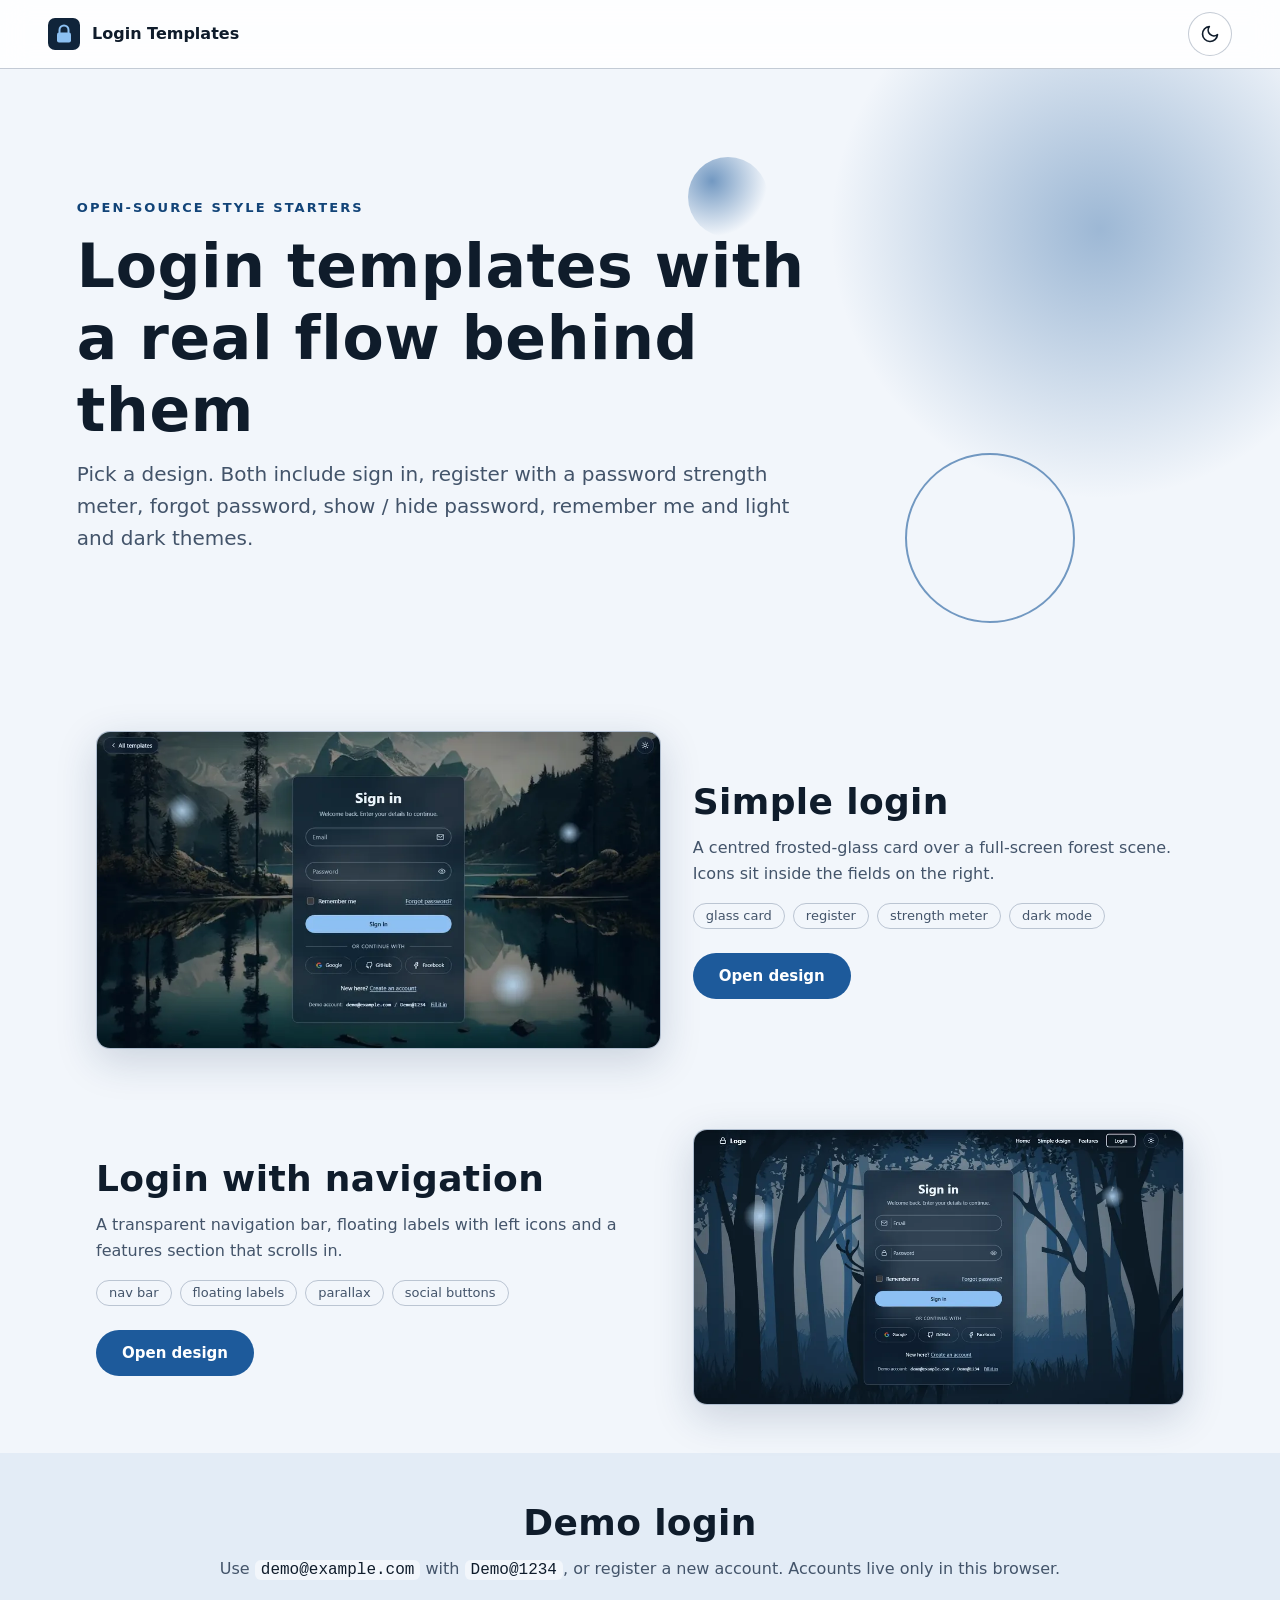
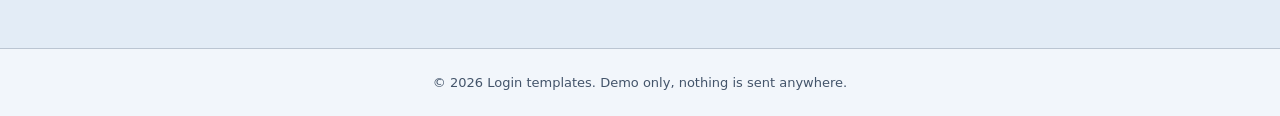
<file: index.html>
<!DOCTYPE html>
<html lang="en" data-theme="dark">
<head>
  <meta charset="UTF-8">
  <meta name="viewport" content="width=device-width, initial-scale=1">
  <title>Login Templates - Gallery</title>
  <meta name="description" content="Two glass-style login templates with a full demo auth flow: sign in, register with password strength meter, forgot password, dark mode.">
  <meta name="theme-color" content="#0b1622">
  <meta property="og:type" content="website">
  <meta property="og:title" content="Login Templates - Gallery">
  <meta property="og:description" content="Two login designs with a complete demo auth flow.">
  <meta property="og:image" content="assets/img/design-simple.webp">
  <meta name="twitter:card" content="summary_large_image">
  <link rel="icon" type="image/svg+xml" href="assets/img/favicon.svg">
  <script>
    (function () {
      try {
        var t = localStorage.getItem('lt.theme');
        if (!t) t = window.matchMedia('(prefers-color-scheme: light)').matches ? 'light' : 'dark';
        document.documentElement.setAttribute('data-theme', t);
      } catch (e) { /* default theme */ }
    })();
  </script>
  <link rel="stylesheet" href="assets/css/base.css">
  <link rel="stylesheet" href="assets/css/gallery.css">
</head>
<body>
  <a class="skip-link" href="#main">Skip to main content</a>

  <header class="nav">
    <a class="brand" href="index.html">
      <img src="assets/img/favicon.svg" width="32" height="32" alt="">
      <span>Login Templates</span>
    </a>
    <button type="button" class="icon-btn theme-toggle" data-theme-toggle aria-label="Switch theme" aria-pressed="true">
      <svg class="i-sun" viewBox="0 0 24 24" aria-hidden="true"><circle cx="12" cy="12" r="4"/><path d="M12 2v2M12 20v2M4.9 4.9l1.4 1.4M17.7 17.7l1.4 1.4M2 12h2M20 12h2M4.9 19.1l1.4-1.4M17.7 6.3l1.4-1.4"/></svg>
      <svg class="i-moon" viewBox="0 0 24 24" aria-hidden="true"><path d="M21 12.8A9 9 0 1 1 11.2 3a7 7 0 0 0 9.8 9.8z"/></svg>
    </button>
  </header>

  <main id="main">
    <section class="hero">
      <div class="layer a" data-parallax="0.3" aria-hidden="true"><span></span></div>
      <div class="layer b" data-parallax="-0.15" aria-hidden="true"><span class="float"></span></div>
      <div class="layer c" data-parallax="0.1" aria-hidden="true"><span class="float slow"></span></div>
      <div class="hero-text">
        <p class="eyebrow" data-reveal>Open-source style starters</p>
        <h1 data-reveal data-reveal-delay="80">Login templates with a real flow behind them</h1>
        <p class="lead" data-reveal data-reveal-delay="160">Pick a design. Both include sign in, register with a password strength meter, forgot password, show / hide password, remember me and light and dark themes.</p>
      </div>
    </section>

    <section class="gallery" aria-labelledby="g-title">
      <h2 id="g-title" class="sr-only">Designs</h2>
      <article class="design" data-reveal>
        <a class="shot" href="login/login.html" tabindex="-1" aria-hidden="true"><img src="assets/img/design-simple.webp" width="960" height="540" alt="" loading="lazy"></a>
        <div class="body">
          <h3>Simple login</h3>
          <p>A centred frosted-glass card over a full-screen forest scene. Icons sit inside the fields on the right.</p>
          <ul class="tags"><li>glass card</li><li>register</li><li>strength meter</li><li>dark mode</li></ul>
          <a class="btn" href="login/login.html">Open design</a>
        </div>
      </article>
      <article class="design reverse" data-reveal>
        <a class="shot" href="border%20login/login.html" tabindex="-1" aria-hidden="true"><img src="assets/img/design-nav.webp" width="960" height="540" alt="" loading="lazy"></a>
        <div class="body">
          <h3>Login with navigation</h3>
          <p>A transparent navigation bar, floating labels with left icons and a features section that scrolls in.</p>
          <ul class="tags"><li>nav bar</li><li>floating labels</li><li>parallax</li><li>social buttons</li></ul>
          <a class="btn" href="border%20login/login.html">Open design</a>
        </div>
      </article>
    </section>

    <section class="demo" aria-labelledby="demo-title">
      <h2 id="demo-title" data-reveal>Demo login</h2>
      <p data-reveal data-reveal-delay="80">Use <code>demo@example.com</code> with <code>Demo@1234</code>, or register a new account. Accounts live only in this browser.</p>
    </section>
  </main>

  <footer class="footer"><p>&copy; 2026 Login templates. Demo only, nothing is sent anywhere.</p></footer>

  <script src="assets/js/ui.js"></script>
  <script src="assets/js/parallax.js"></script>
</body>
</html>
</file>
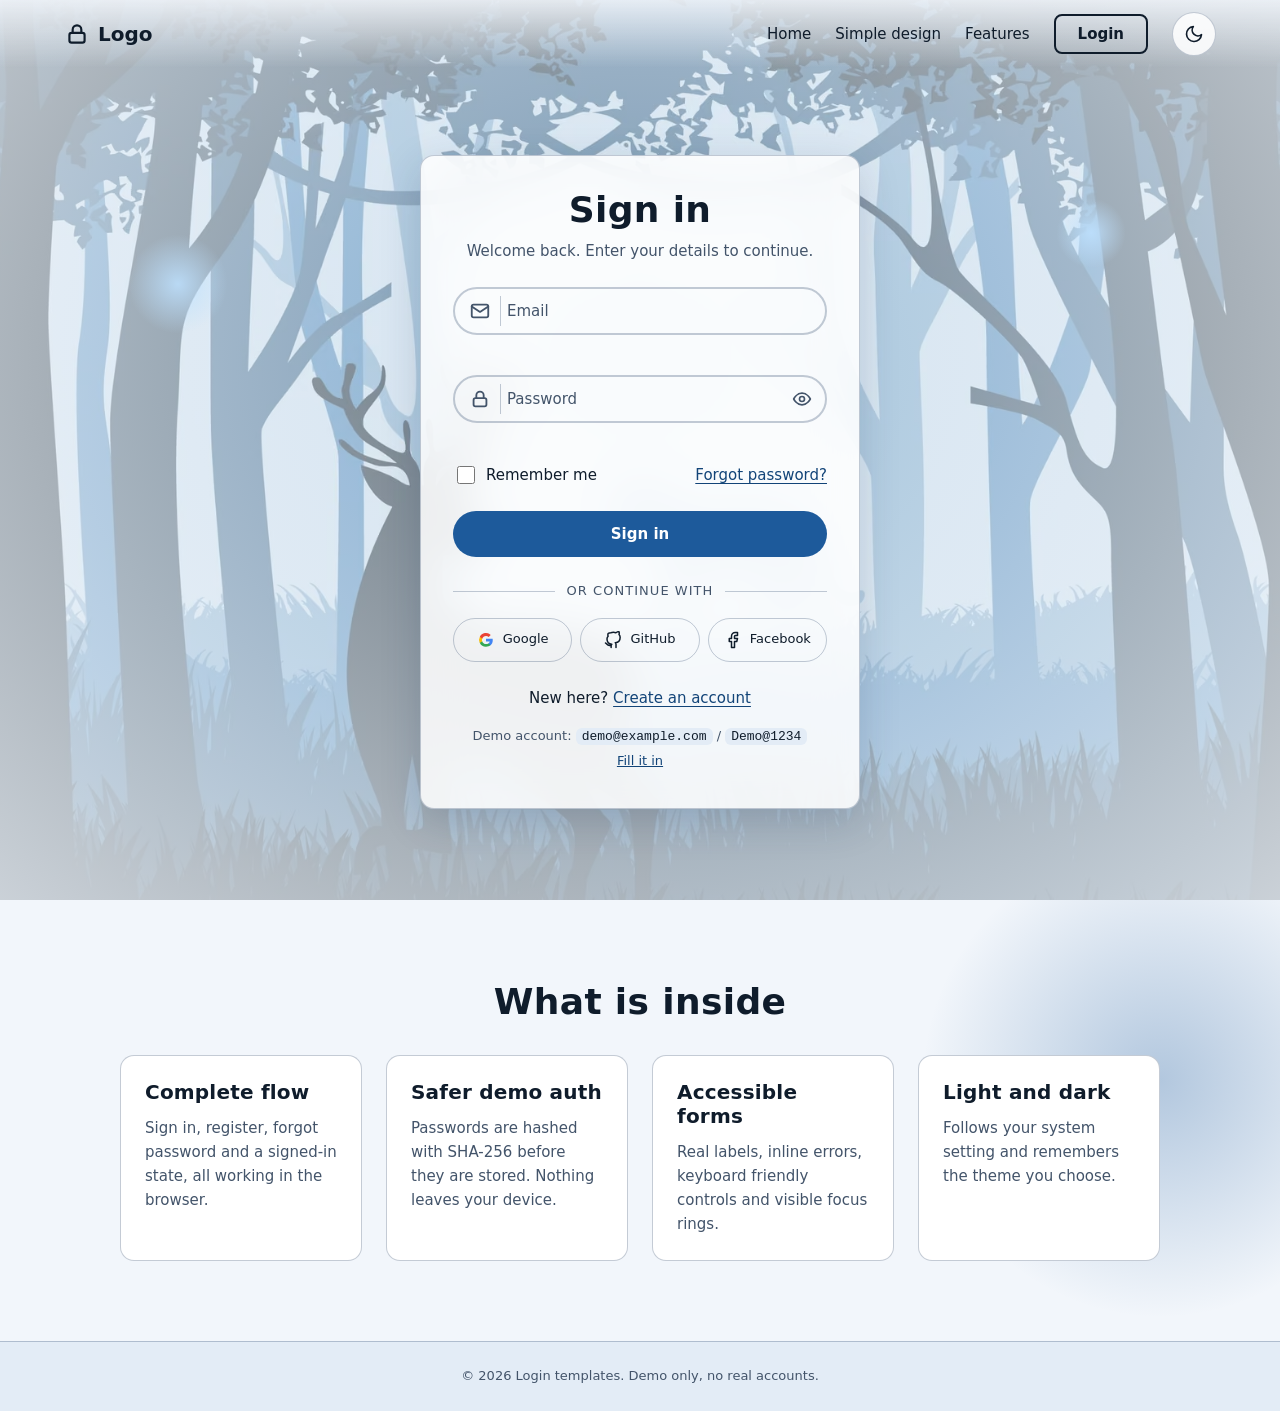
<file: border login/login.html>
<!DOCTYPE html>
<html lang="en" data-theme="dark">
<head>
  <meta charset="UTF-8">
  <meta name="viewport" content="width=device-width, initial-scale=1">
  <title>Login with Navigation - Login Templates</title>
  <meta name="description" content="A login template with a transparent navigation bar, floating labels, register, forgot password, password strength meter and dark mode.">
  <meta name="theme-color" content="#0b1622">
  <meta property="og:type" content="website">
  <meta property="og:title" content="Login with Navigation Template">
  <meta property="og:description" content="Navigation bar, floating labels and a complete auth flow.">
  <meta property="og:image" content="../assets/img/design-nav.webp">
  <meta name="twitter:card" content="summary_large_image">
  <link rel="icon" type="image/svg+xml" href="../assets/img/favicon.svg">
  <script>
    (function () {
      try {
        var t = localStorage.getItem('lt.theme');
        if (!t) t = window.matchMedia('(prefers-color-scheme: light)').matches ? 'light' : 'dark';
        document.documentElement.setAttribute('data-theme', t);
      } catch (e) { /* default theme */ }
    })();
  </script>
  <link rel="stylesheet" href="../assets/css/base.css">
  <link rel="stylesheet" href="../assets/css/auth.css">
  <link rel="stylesheet" href="style.css">
</head>
<body>
  <a class="skip-link" href="#main">Skip to main content</a>

  <div class="scene" aria-hidden="true">
    <div class="scene-layer" data-parallax="0.2">
      <picture>
        <source type="image/avif" srcset="back-1200.avif 1200w, back-1920.avif 1920w" sizes="100vw">
        <source type="image/webp" srcset="back-1200.webp 1200w, back-1920.webp 1920w" sizes="100vw">
        <img src="back-1920.jpg" width="1920" height="1280" alt="" fetchpriority="high">
      </picture>
    </div>
    <div class="scene-shade"></div>
    <div class="fly" style="width:100px;height:100px;left:10%;top:26%" data-depth="20"><span class="float"></span></div>
    <div class="fly" style="width:70px;height:70px;right:12%;top:22%" data-depth="-18"><span class="float slow"></span></div>
  </div>

  <header class="nav">
    <a class="logo" href="../index.html" aria-label="Login templates gallery">
      <svg viewBox="0 0 24 24" width="26" height="26" fill="none" stroke="currentColor" stroke-width="2" stroke-linecap="round" stroke-linejoin="round" aria-hidden="true"><rect x="5" y="11" width="14" height="9" rx="2"/><path d="M8 11V8a4 4 0 0 1 8 0v3"/></svg>
      <span>Logo</span>
    </a>
    <nav class="navigation" aria-label="Main">
      <a href="../index.html">Home</a>
      <a href="../login/login.html">Simple design</a>
      <a href="#features">Features</a>
      <a href="#main" class="btnlogin-popup" data-open="login">Login</a>
      <button type="button" class="icon-btn theme-toggle" data-theme-toggle aria-label="Switch theme" aria-pressed="true">
        <svg class="i-sun" viewBox="0 0 24 24" aria-hidden="true"><circle cx="12" cy="12" r="4"/><path d="M12 2v2M12 20v2M4.9 4.9l1.4 1.4M17.7 17.7l1.4 1.4M2 12h2M20 12h2M4.9 19.1l1.4-1.4M17.7 6.3l1.4-1.4"/></svg>
        <svg class="i-moon" viewBox="0 0 24 24" aria-hidden="true"><path d="M21 12.8A9 9 0 1 1 11.2 3a7 7 0 0 0 9.8 9.8z"/></svg>
      </button>
    </nav>
  </header>

  <main id="main">
    <section class="stage">
      <div class="auth-card" data-reveal>
        <div id="auth-root" data-variant="nav"><noscript><p class="sub">This demo needs JavaScript to run.</p></noscript></div>
      </div>
    </section>

    <section class="features" id="features" aria-labelledby="features-title">
      <div class="features-bg" data-parallax="0.12" aria-hidden="true"><span></span></div>
      <div class="wrap">
        <h2 id="features-title" data-reveal>What is inside</h2>
        <ul class="feature-grid">
          <li data-reveal data-reveal-delay="0"><h3>Complete flow</h3><p>Sign in, register, forgot password and a signed-in state, all working in the browser.</p></li>
          <li data-reveal data-reveal-delay="100"><h3>Safer demo auth</h3><p>Passwords are hashed with SHA-256 before they are stored. Nothing leaves your device.</p></li>
          <li data-reveal data-reveal-delay="200"><h3>Accessible forms</h3><p>Real labels, inline errors, keyboard friendly controls and visible focus rings.</p></li>
          <li data-reveal data-reveal-delay="300"><h3>Light and dark</h3><p>Follows your system setting and remembers the theme you choose.</p></li>
        </ul>
      </div>
    </section>
  </main>

  <footer class="footer"><p>&copy; 2026 Login templates. Demo only, no real accounts.</p></footer>

  <script src="../assets/js/ui.js"></script>
  <script src="../assets/js/parallax.js"></script>
  <script src="../assets/js/auth-ui.js"></script>
</body>
</html>
</file>
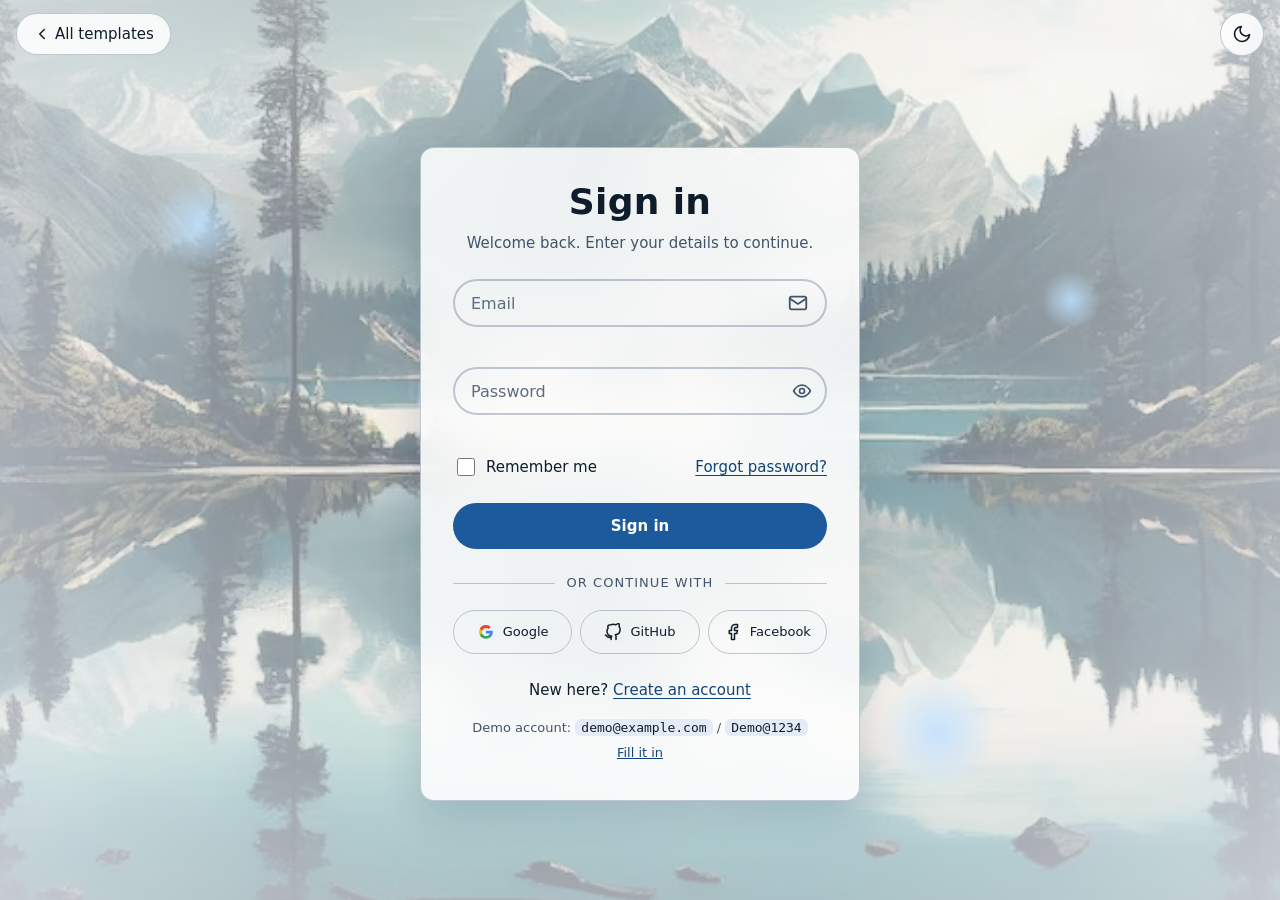
<file: login/login.html>
<!DOCTYPE html>
<html lang="en" data-theme="dark">
<head>
  <meta charset="UTF-8">
  <meta name="viewport" content="width=device-width, initial-scale=1">
  <title>Simple Login Template - Login Templates</title>
  <meta name="description" content="A centred glass-style login template with register, forgot password, password strength meter and dark mode.">
  <meta name="theme-color" content="#0b1622">
  <meta property="og:type" content="website">
  <meta property="og:title" content="Simple Login Template">
  <meta property="og:description" content="Glass-style auth flow: sign in, register, forgot password.">
  <meta property="og:image" content="../assets/img/design-simple.webp">
  <meta name="twitter:card" content="summary_large_image">
  <link rel="icon" type="image/svg+xml" href="../assets/img/favicon.svg">
  <script>
    (function () {
      try {
        var t = localStorage.getItem('lt.theme');
        if (!t) t = window.matchMedia('(prefers-color-scheme: light)').matches ? 'light' : 'dark';
        document.documentElement.setAttribute('data-theme', t);
      } catch (e) { /* default theme */ }
    })();
  </script>
  <link rel="stylesheet" href="../assets/css/base.css">
  <link rel="stylesheet" href="../assets/css/auth.css">
  <link rel="stylesheet" href="style.css">
</head>
<body>
  <a class="skip-link" href="#main">Skip to main content</a>

  <div class="scene" aria-hidden="true">
    <div class="scene-layer" data-parallax="0.15">
      <picture>
        <source type="image/avif" srcset="back-900.avif">
        <source type="image/webp" srcset="back-900.webp">
        <img src="back-900.jpg" width="900" height="514" alt="" fetchpriority="high">
      </picture>
    </div>
    <div class="scene-shade"></div>
    <div class="fly" style="width:90px;height:90px;left:12%;top:20%" data-depth="22"><span class="float"></span></div>
    <div class="fly" style="width:60px;height:60px;right:14%;top:30%" data-depth="-16"><span class="float slow"></span></div>
    <div class="fly" style="width:120px;height:120px;right:22%;bottom:12%" data-depth="12"><span class="float"></span></div>
  </div>

  <header class="topbar">
    <a class="back-link" href="../index.html">
      <svg viewBox="0 0 24 24" width="18" height="18" fill="none" stroke="currentColor" stroke-width="2" stroke-linecap="round" stroke-linejoin="round" aria-hidden="true"><path d="M15 18l-6-6 6-6"/></svg>
      <span>All templates</span>
    </a>
    <button type="button" class="icon-btn theme-toggle" data-theme-toggle aria-label="Switch theme" aria-pressed="true">
      <svg class="i-sun" viewBox="0 0 24 24" aria-hidden="true"><circle cx="12" cy="12" r="4"/><path d="M12 2v2M12 20v2M4.9 4.9l1.4 1.4M17.7 17.7l1.4 1.4M2 12h2M20 12h2M4.9 19.1l1.4-1.4M17.7 6.3l1.4-1.4"/></svg>
      <svg class="i-moon" viewBox="0 0 24 24" aria-hidden="true"><path d="M21 12.8A9 9 0 1 1 11.2 3a7 7 0 0 0 9.8 9.8z"/></svg>
    </button>
  </header>

  <main id="main" class="stage">
    <div class="auth-card" data-reveal>
      <div id="auth-root" data-variant="simple"><noscript><p class="sub">This demo needs JavaScript to run.</p></noscript></div>
    </div>
  </main>

  <script src="../assets/js/ui.js"></script>
  <script src="../assets/js/parallax.js"></script>
  <script src="../assets/js/auth-ui.js"></script>
</body>
</html>
</file>
<file: assets/css/base.css>
﻿/* Shared design system for the gallery and both login templates */
:root {
  --font: "Segoe UI", system-ui, -apple-system, "Helvetica Neue", Arial, sans-serif;
  --font-display: Georgia, "Times New Roman", serif;

  --fs-xs: 0.8125rem;
  --fs-sm: 0.9375rem;
  --fs-md: 1rem;
  --fs-lg: 1.25rem;
  --fs-xl: clamp(1.5rem, 1.2rem + 1.4vw, 2.25rem);
  --fs-2xl: clamp(2rem, 1.4rem + 3vw, 3.75rem);

  --sp-1: 0.25rem;
  --sp-2: 0.5rem;
  --sp-3: 0.75rem;
  --sp-4: 1rem;
  --sp-5: 1.5rem;
  --sp-6: 2rem;
  --sp-7: 3rem;
  --sp-8: 5rem;

  --radius: 14px;
  --radius-sm: 8px;
  --radius-pill: 999px;
  --ease: cubic-bezier(0.22, 0.61, 0.36, 1);
  --shadow: 0 12px 40px rgba(0, 0, 0, 0.28);
}

:root,
[data-theme="dark"] {
  color-scheme: dark;
  --bg: #0b1622;
  --bg-alt: #12263a;
  --surface: rgba(14, 30, 48, 0.72);
  --surface-solid: #10243a;
  --border: rgba(200, 225, 250, 0.28);
  --text: #eef4fb;
  --muted: #b4c6d9;
  --accent: #8cc0f2;
  --accent-strong: #b5d8fa;
  --on-accent: #08121d;
  --danger: #ff9b8f;
  --success: #8fd8a4;
  --focus: #f2d98a;
}

[data-theme="light"] {
  color-scheme: light;
  --bg: #f2f6fb;
  --bg-alt: #e3ecf6;
  --surface: rgba(255, 255, 255, 0.86);
  --surface-solid: #ffffff;
  --border: rgba(20, 50, 90, 0.25);
  --text: #0f1c2b;
  --muted: #43546a;
  --accent: #1d5a9b;
  --accent-strong: #124478;
  --on-accent: #ffffff;
  --danger: #b3261e;
  --success: #1d6b3a;
  --focus: #1f5fd1;
  --shadow: 0 12px 40px rgba(20, 50, 90, 0.18);
}

*, *::before, *::after { box-sizing: border-box; }
html { -webkit-text-size-adjust: 100%; scroll-behavior: smooth; }
body {
  margin: 0;
  min-height: 100vh;
  font-family: var(--font);
  font-size: var(--fs-md);
  line-height: 1.6;
  color: var(--text);
  background: var(--bg);
}
img, picture, svg { max-width: 100%; display: block; }
h1, h2, h3 { line-height: 1.2; margin: 0 0 var(--sp-3); font-family: var(--font-display); font-weight: 600; letter-spacing: 0.01em; }
p { margin: 0 0 var(--sp-4); }
a { color: var(--accent-strong); text-underline-offset: 3px; }
a:hover { text-decoration-thickness: 2px; }

:focus-visible { outline: 3px solid var(--focus); outline-offset: 3px; border-radius: 4px; }

.sr-only {
  position: absolute !important; width: 1px; height: 1px; margin: -1px; padding: 0;
  overflow: hidden; clip: rect(0 0 0 0); white-space: nowrap; border: 0;
}
.skip-link {
  position: fixed; left: var(--sp-4); top: -4rem; z-index: 1000;
  background: var(--accent); color: var(--on-accent); padding: var(--sp-2) var(--sp-4);
  border-radius: var(--radius-sm); font-weight: 600; text-decoration: none;
  transition: top 0.2s var(--ease);
}
.skip-link:focus { top: var(--sp-4); }

/* Buttons */
.btn {
  display: inline-flex; align-items: center; justify-content: center; gap: var(--sp-2);
  min-height: 46px; padding: 0 var(--sp-5);
  font: inherit; font-weight: 600; font-size: var(--fs-sm);
  border: 2px solid transparent; border-radius: var(--radius-pill);
  background: var(--accent); color: var(--on-accent); cursor: pointer; text-decoration: none;
  transition: transform 0.2s var(--ease), background-color 0.2s, border-color 0.2s;
}
.btn:hover { background: var(--accent-strong); transform: translateY(-1px); }
.btn:active { transform: translateY(0); }
.btn[disabled], .btn[aria-busy="true"] { opacity: 0.7; cursor: progress; }
.btn-ghost { background: transparent; color: var(--text); border-color: var(--border); }
.btn-ghost:hover { background: var(--bg-alt); border-color: var(--accent); }
.btn-block { width: 100%; }

.icon-btn {
  display: inline-grid; place-items: center; width: 44px; height: 44px; padding: 0;
  border-radius: 50%; border: 1px solid var(--border); background: var(--surface);
  color: var(--text); cursor: pointer; backdrop-filter: blur(10px);
  transition: background-color 0.2s, border-color 0.2s;
}
.icon-btn:hover { border-color: var(--accent); }
.icon-btn svg { width: 20px; height: 20px; fill: none; stroke: currentColor; stroke-width: 2; stroke-linecap: round; stroke-linejoin: round; }

/* Theme toggle: show sun in dark mode, moon in light mode */
.theme-toggle .i-sun { display: block; }
.theme-toggle .i-moon { display: none; }
[data-theme="light"] .theme-toggle .i-sun { display: none; }
[data-theme="light"] .theme-toggle .i-moon { display: block; }

/* Forms */
.field { margin-bottom: var(--sp-4); }
.field label { display: block; font-size: var(--fs-sm); font-weight: 600; margin-bottom: var(--sp-1); }
.input-wrap { position: relative; }
.input {
  width: 100%; min-height: 48px; padding: 0 var(--sp-4);
  font: inherit; color: var(--text); background: var(--surface-solid);
  border: 2px solid var(--border); border-radius: var(--radius-pill);
  transition: border-color 0.2s, box-shadow 0.2s;
}
.input::placeholder { color: var(--muted); opacity: 0.85; }
.input:hover { border-color: var(--accent); }
.input:focus-visible { outline: none; border-color: var(--focus); box-shadow: 0 0 0 3px color-mix(in srgb, var(--focus) 35%, transparent); }
.input[aria-invalid="true"] { border-color: var(--danger); }
.input.has-action { padding-right: 52px; }
.input-action {
  position: absolute; right: 6px; top: 50%; transform: translateY(-50%);
  width: 38px; height: 38px; display: grid; place-items: center;
  border: 0; border-radius: 50%; background: transparent; color: var(--muted); cursor: pointer;
}
.input-action:hover { color: var(--text); }
.input-action svg { width: 20px; height: 20px; fill: none; stroke: currentColor; stroke-width: 2; stroke-linecap: round; stroke-linejoin: round; }
.field-error { min-height: 1.25rem; margin: var(--sp-1) var(--sp-2) 0; font-size: var(--fs-xs); color: var(--danger); }
.field-hint { font-size: var(--fs-xs); color: var(--muted); margin: var(--sp-1) var(--sp-2) 0; }
.check { display: inline-flex; align-items: center; gap: var(--sp-2); font-size: var(--fs-sm); cursor: pointer; }
.check input { width: 18px; height: 18px; accent-color: var(--accent); }

/* Toasts */
.toasts {
  position: fixed; z-index: 900; right: var(--sp-4); bottom: var(--sp-4);
  display: grid; gap: var(--sp-2); width: min(360px, calc(100vw - 2rem)); pointer-events: none;
}
.toast {
  pointer-events: auto; padding: var(--sp-3) var(--sp-4); border-radius: var(--radius-sm);
  background: var(--surface-solid); color: var(--text); border: 1px solid var(--border);
  border-left: 5px solid var(--accent); box-shadow: var(--shadow); font-size: var(--fs-sm);
  animation: toast-in 0.3s var(--ease);
}
.toast.success { border-left-color: var(--success); }
.toast.error { border-left-color: var(--danger); }
@keyframes toast-in { from { opacity: 0; transform: translateY(12px); } to { opacity: 1; transform: none; } }

/* Scroll reveal (only active when the motion helper enabled it) */
.motion [data-reveal] { opacity: 0; transform: translate3d(0, 28px, 0); transition: opacity 0.7s var(--ease), transform 0.7s var(--ease); }
.motion [data-reveal].in { opacity: 1; transform: none; }

/* Floating decorations: animate a child so it does not fight the parallax transform on the parent */
@media (prefers-reduced-motion: no-preference) {
  .float { animation: float 7s ease-in-out infinite; }
  .float.slow { animation-duration: 11s; animation-delay: -3s; }
}
@keyframes float { 0%, 100% { transform: translate3d(0, 0, 0); } 50% { transform: translate3d(0, -16px, 0); } }

@media (prefers-reduced-motion: reduce) {
  html { scroll-behavior: auto; }
  *, *::before, *::after { animation-duration: 0.001ms !important; animation-iteration-count: 1 !important; transition-duration: 0.001ms !important; }
}
</file>
<file: assets/css/gallery.css>
.nav { position: sticky; top: 0; z-index: 40; display: flex; justify-content: space-between; align-items: center; padding: var(--sp-3) clamp(1rem, 4vw, 3rem); background: var(--surface); backdrop-filter: blur(14px); border-bottom: 1px solid var(--border); }
.brand { display: inline-flex; align-items: center; gap: var(--sp-3); color: var(--text); text-decoration: none; font-weight: 700; }
.hero { position: relative; overflow: hidden; min-height: 70vh; display: grid; align-items: center; padding: var(--sp-8) clamp(1rem, 6vw, 6rem); }
.layer { position: absolute; pointer-events: none; }
.layer span { display: block; width: 100%; height: 100%; border-radius: 50%; }
.a { width: 560px; height: 560px; right: -100px; top: -120px; }
.a span { background: radial-gradient(circle, color-mix(in srgb, var(--accent) 40%, transparent), transparent 68%); }
.b { width: 170px; height: 170px; right: 16%; bottom: 12%; }
.b span { border: 2px solid color-mix(in srgb, var(--accent) 60%, transparent); }
.c { width: 80px; height: 80px; right: 40%; top: 14%; }
.c span { background: radial-gradient(circle at 30% 30%, var(--accent), transparent 70%); opacity: 0.6; }
.hero-text { position: relative; max-width: 760px; }
.eyebrow { text-transform: uppercase; letter-spacing: 0.16em; font-size: var(--fs-xs); color: var(--accent-strong); font-weight: 600; margin-bottom: var(--sp-3); }
.hero h1 { font-size: var(--fs-2xl); font-family: var(--font); font-weight: 800; }
.lead { color: var(--muted); font-size: var(--fs-lg); max-width: 58ch; }

.gallery { max-width: 1120px; margin: 0 auto; padding: var(--sp-6) var(--sp-4) var(--sp-7); display: grid; gap: var(--sp-8); }
.design { display: grid; grid-template-columns: 1.15fr 1fr; gap: var(--sp-6); align-items: center; }
.design.reverse .shot { order: 2; }
.shot { display: block; border-radius: var(--radius); overflow: hidden; border: 1px solid var(--border); box-shadow: var(--shadow); background: var(--bg-alt); aspect-ratio: 16 / 9; }
.shot img { width: 100%; height: 100%; object-fit: cover; transition: transform 0.6s var(--ease); }
.design:hover .shot img { transform: scale(1.04); }
.body h3 { font-size: var(--fs-xl); font-family: var(--font); }
.body p { color: var(--muted); }
.tags { list-style: none; display: flex; flex-wrap: wrap; gap: var(--sp-2); padding: 0; margin: var(--sp-4) 0 var(--sp-5); }
.tags li { padding: 2px var(--sp-3); border: 1px solid var(--border); border-radius: var(--radius-pill); font-size: var(--fs-xs); color: var(--muted); }
.demo { text-align: center; padding: var(--sp-7) var(--sp-4); background: var(--bg-alt); }
.demo h2 { font-family: var(--font); font-size: var(--fs-xl); }
.demo p { color: var(--muted); }
.demo code { padding: 1px 6px; border-radius: 6px; background: var(--bg); color: var(--text); }
.footer { padding: var(--sp-5); text-align: center; border-top: 1px solid var(--border); color: var(--muted); font-size: var(--fs-xs); }
.footer p { margin: 0; }
@media (max-width: 800px) {
  .design, .design.reverse { grid-template-columns: 1fr; gap: var(--sp-4); }
  .design.reverse .shot { order: 0; }
  .hero { min-height: 0; padding-block: var(--sp-7); }
  .a { width: 320px; height: 320px; }
}
@media (prefers-reduced-motion: reduce) { .shot img { transition: none; } .design:hover .shot img { transform: none; } }
</file>
<file: assets/css/auth.css>
/* Shared auth card styles for both login designs */
.auth-card {
  width: min(440px, 100%); padding: var(--sp-6);
  background: var(--surface); border: 1px solid var(--border); border-radius: var(--radius);
  backdrop-filter: blur(20px); -webkit-backdrop-filter: blur(20px); box-shadow: var(--shadow);
  color: var(--text);
}
.auth-card h1 { font-size: var(--fs-xl); text-align: center; margin-bottom: var(--sp-2); font-family: var(--font); font-weight: 700; }
.auth-card h1:focus { outline: none; }
.sub { text-align: center; color: var(--muted); font-size: var(--fs-sm); margin-bottom: var(--sp-5); }
[hidden] { display: none !important; }

/* inputs with lead icon */
.input-wrap { position: relative; }
.input-wrap .lead-icon { position: absolute; top: 50%; transform: translateY(-50%); display: grid; place-items: center; width: 22px; height: 22px; color: var(--muted); pointer-events: none; }
.input-wrap .lead-icon svg, .social-btn svg, .check-badge svg { width: 100%; height: 100%; fill: none; stroke: currentColor; stroke-width: 2; stroke-linecap: round; stroke-linejoin: round; }
.input-wrap > label { display: block; }

/* simple variant: icon on the right, label hidden (placeholder + aria label) */
[data-variant="simple"] .input-wrap > label { position: absolute; width: 1px; height: 1px; overflow: hidden; clip: rect(0 0 0 0); white-space: nowrap; }
[data-variant="simple"] .lead-icon { right: 18px; }
[data-variant="simple"] .input { padding-right: 50px; background: transparent; }
[data-variant="simple"] .input-wrap:has(.input-action) .lead-icon { display: none; }
[data-variant="simple"] .input-wrap:has(.input-action) .input { padding-right: 52px; }

/* nav variant: icon on the left with a divider, floating label */
[data-variant="nav"] .lead-icon { left: 16px; }
[data-variant="nav"] .lead-icon::after { content: ""; position: absolute; right: -10px; top: -4px; bottom: -4px; width: 1px; background: var(--border); }
[data-variant="nav"] .input { padding-left: 54px; padding-right: 52px; background: transparent; padding-top: 14px; }
[data-variant="nav"] .input-wrap > label {
  position: absolute; left: 54px; top: 50%; transform: translateY(-50%); pointer-events: none;
  color: var(--muted); font-size: var(--fs-sm); font-weight: 400; margin: 0; transition: transform 0.2s var(--ease), font-size 0.2s var(--ease);
  transform-origin: left center;
}
[data-variant="nav"] .input:focus + label,
[data-variant="nav"] .input:not(:placeholder-shown) + label { transform: translateY(-165%); font-size: var(--fs-xs); color: var(--accent-strong); }

.input { background: transparent; }
.input-action { z-index: 2; }

.row { display: flex; justify-content: space-between; align-items: center; gap: var(--sp-3); flex-wrap: wrap; margin: var(--sp-1) 0 var(--sp-5); font-size: var(--fs-sm); }
.switch { text-align: center; margin: var(--sp-5) 0 0; font-size: var(--fs-sm); }
.demo-hint { margin: var(--sp-4) 0 0; font-size: var(--fs-xs); color: var(--muted); text-align: center; }
.demo-hint code { padding: 1px 6px; border-radius: 6px; background: var(--bg-alt); color: var(--text); }
.link-btn { background: none; border: 0; padding: 4px; font: inherit; color: var(--accent-strong); text-decoration: underline; cursor: pointer; }
.alert { margin-bottom: var(--sp-4); padding: var(--sp-3) var(--sp-4); border-radius: var(--radius-sm); border: 1px solid var(--danger); color: var(--danger); background: color-mix(in srgb, var(--danger) 10%, var(--surface-solid)); font-size: var(--fs-sm); }
.alert.info { border-color: var(--success); color: var(--success); background: color-mix(in srgb, var(--success) 10%, var(--surface-solid)); }
.check-badge { width: 64px; height: 64px; margin: 0 auto var(--sp-4); display: grid; place-items: center; border-radius: 50%; background: var(--accent); color: var(--on-accent); padding: 16px; }
.check-badge svg { stroke-width: 3; }

/* strength meter */
.meter { height: 6px; margin: var(--sp-2) var(--sp-2) 0; border-radius: var(--radius-pill); background: var(--bg-alt); overflow: hidden; }
.meter span { display: block; height: 100%; width: 100%; transform-origin: left; transform: scaleX(0); background: var(--danger); transition: transform 0.3s var(--ease), background-color 0.3s; }
.meter[data-score="2"] span { background: #e0a526; }
.meter[data-score="3"] span { background: #6cbf5a; }
.meter[data-score="4"] span { background: var(--success); }
[data-theme="light"] .meter[data-score="2"] span { background: #a96e00; }
[data-theme="light"] .meter[data-score="3"] span { background: #3d8a2b; }
.strength-text { margin: var(--sp-1) var(--sp-2) 0; font-size: var(--fs-xs); color: var(--muted); min-height: 1.2rem; }

/* social */
.divider { display: flex; align-items: center; gap: var(--sp-3); margin: var(--sp-5) 0 var(--sp-4); color: var(--muted); font-size: var(--fs-xs); text-transform: uppercase; letter-spacing: 0.08em; }
.divider::before, .divider::after { content: ""; flex: 1; height: 1px; background: var(--border); }
.social { display: grid; grid-template-columns: repeat(3, 1fr); gap: var(--sp-2); }
.social-btn { display: inline-flex; align-items: center; justify-content: center; gap: var(--sp-2); min-height: 44px; padding: 0 var(--sp-2); border: 1px solid var(--border); border-radius: var(--radius-pill); background: transparent; color: var(--text); font: inherit; font-size: var(--fs-xs); cursor: pointer; transition: border-color 0.2s, background-color 0.2s; }
.social-btn:hover { border-color: var(--accent); background: var(--bg-alt); }
.social-btn svg { width: 18px; height: 18px; flex: none; }
@media (max-width: 420px) { .social-btn span { display: none; } .auth-card { padding: var(--sp-5) var(--sp-4); } }

/* shared chrome */
.topbar-btns { display: flex; align-items: center; gap: var(--sp-2); }
.back-link { display: inline-flex; align-items: center; gap: var(--sp-1); padding: var(--sp-2) var(--sp-4); border-radius: var(--radius-pill); background: var(--surface); border: 1px solid var(--border); color: var(--text); text-decoration: none; font-size: var(--fs-sm); backdrop-filter: blur(10px); }
.back-link:hover { border-color: var(--accent); }
.scene { position: fixed; inset: 0; z-index: -1; overflow: hidden; background: #0b1622; }
.scene-layer { position: absolute; inset: -8% 0; }
.scene-layer picture, .scene-layer img { width: 100%; height: 100%; object-fit: cover; }
.scene-shade { position: absolute; inset: 0; background: radial-gradient(ellipse at 50% 40%, rgba(5, 14, 24, 0.25), rgba(5, 14, 24, 0.75)); }
[data-theme="light"] .scene-shade { background: radial-gradient(ellipse at 50% 40%, rgba(242, 246, 251, 0.35), rgba(242, 246, 251, 0.82)); }
.fly { position: absolute; border-radius: 50%; pointer-events: none; }
.fly span { display: block; width: 100%; height: 100%; border-radius: 50%; background: radial-gradient(circle, rgba(190, 225, 255, 0.85), rgba(190, 225, 255, 0) 70%); }
</file>
<file: border login/style.css>
/* Login with navigation: transparent header, floating labels, features section */
.nav {
  position: fixed; inset: 0 0 auto 0; z-index: 90; display: flex; justify-content: space-between; align-items: center;
  padding: var(--sp-3) clamp(1rem, 5vw, 5rem); background: linear-gradient(180deg, rgba(5, 14, 24, 0.55), transparent);
}
[data-theme="light"] .nav { background: linear-gradient(180deg, rgba(242, 246, 251, 0.85), transparent); }
.logo { display: inline-flex; align-items: center; gap: var(--sp-2); font-size: var(--fs-lg); font-weight: 700; color: var(--text); text-decoration: none; }
.navigation { display: flex; align-items: center; gap: var(--sp-5); }
.navigation > a:not(.btnlogin-popup) { position: relative; color: var(--text); text-decoration: none; font-weight: 500; font-size: var(--fs-sm); padding: var(--sp-1) 0; }
.navigation > a:not(.btnlogin-popup)::after { content: ""; position: absolute; left: 0; right: 0; bottom: -2px; height: 3px; border-radius: 5px; background: var(--accent); transform: scaleX(0); transform-origin: right; transition: transform 0.3s var(--ease); }
.navigation > a:not(.btnlogin-popup):hover::after, .navigation > a:not(.btnlogin-popup):focus-visible::after { transform: scaleX(1); transform-origin: left; }
.btnlogin-popup { padding: 6px 22px; border: 2px solid var(--text); border-radius: var(--radius-sm); color: var(--text); text-decoration: none; font-weight: 600; font-size: var(--fs-sm); transition: background-color 0.3s, color 0.3s; }
.btnlogin-popup:hover { background: var(--text); color: var(--bg); }

.stage { min-height: 100vh; min-height: 100svh; display: grid; place-items: center; padding: 6rem var(--sp-4) var(--sp-6); }

.features { position: relative; overflow: hidden; padding: var(--sp-8) var(--sp-4); background: var(--bg); }
.features-bg { position: absolute; inset: 0; pointer-events: none; }
.features-bg span { position: absolute; right: -120px; top: -60px; width: 480px; height: 480px; border-radius: 50%; background: radial-gradient(circle, color-mix(in srgb, var(--accent) 30%, transparent), transparent 70%); }
.wrap { position: relative; max-width: 1040px; margin: 0 auto; }
.features h2 { font-size: var(--fs-xl); text-align: center; margin-bottom: var(--sp-6); font-family: var(--font); }
.feature-grid { list-style: none; margin: 0; padding: 0; display: grid; grid-template-columns: repeat(auto-fit, minmax(220px, 1fr)); gap: var(--sp-5); }
.feature-grid li { padding: var(--sp-5); background: var(--surface-solid); border: 1px solid var(--border); border-radius: var(--radius); }
.feature-grid h3 { font-size: var(--fs-lg); font-family: var(--font); }
.feature-grid p { margin: 0; color: var(--muted); font-size: var(--fs-sm); }
.footer { padding: var(--sp-5); text-align: center; border-top: 1px solid var(--border); background: var(--bg-alt); color: var(--muted); font-size: var(--fs-xs); }
.footer p { margin: 0; }

@media (max-width: 640px) {
  .navigation { gap: var(--sp-3); }
  .navigation > a:not(.btnlogin-popup):not([href="../index.html"]) { display: none; }
  .logo span { display: none; }
}
</file>
<file: login/style.css>
/* Simple login design: centred glass card over a full-screen scene */
.topbar { position: fixed; inset: 0 0 auto 0; z-index: 50; display: flex; justify-content: space-between; align-items: center; padding: var(--sp-3) var(--sp-4); }
.stage { min-height: 100vh; min-height: 100svh; display: grid; place-items: center; padding: 5rem var(--sp-4) var(--sp-6); }
</file>
